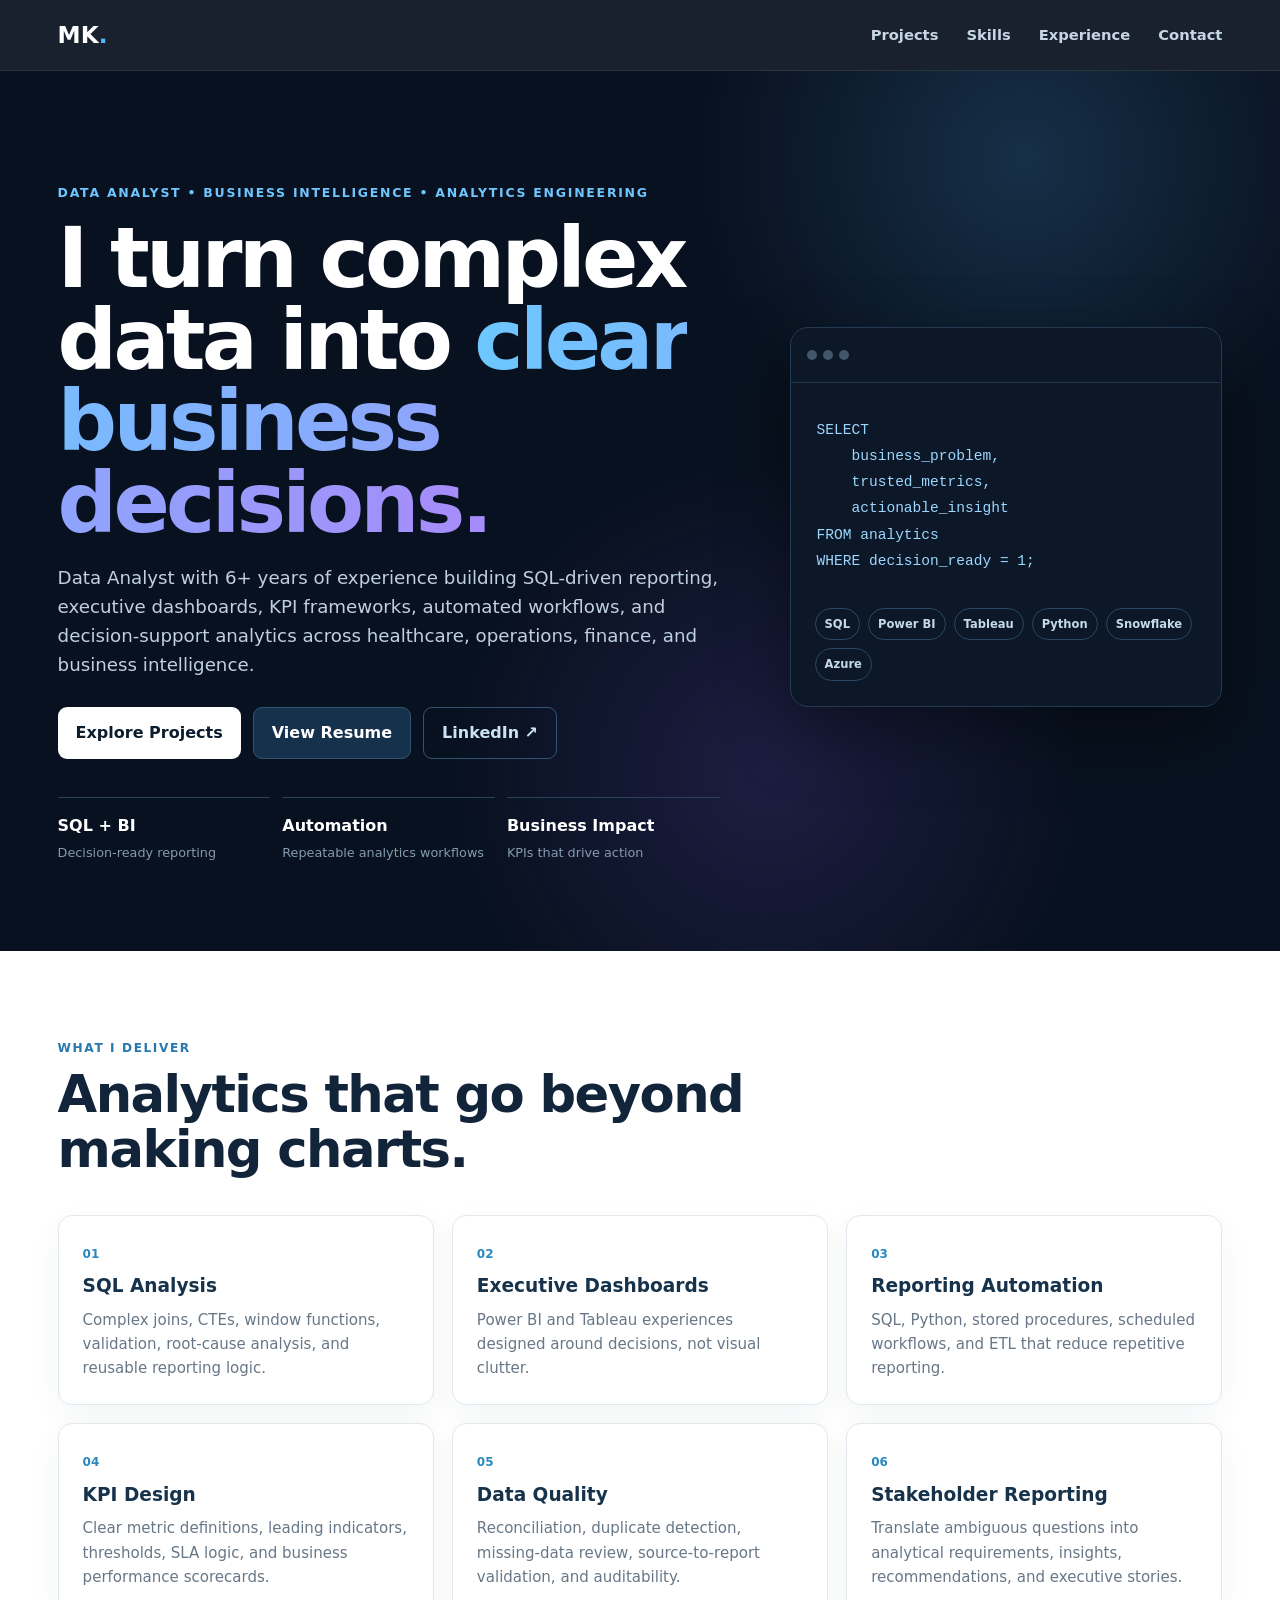
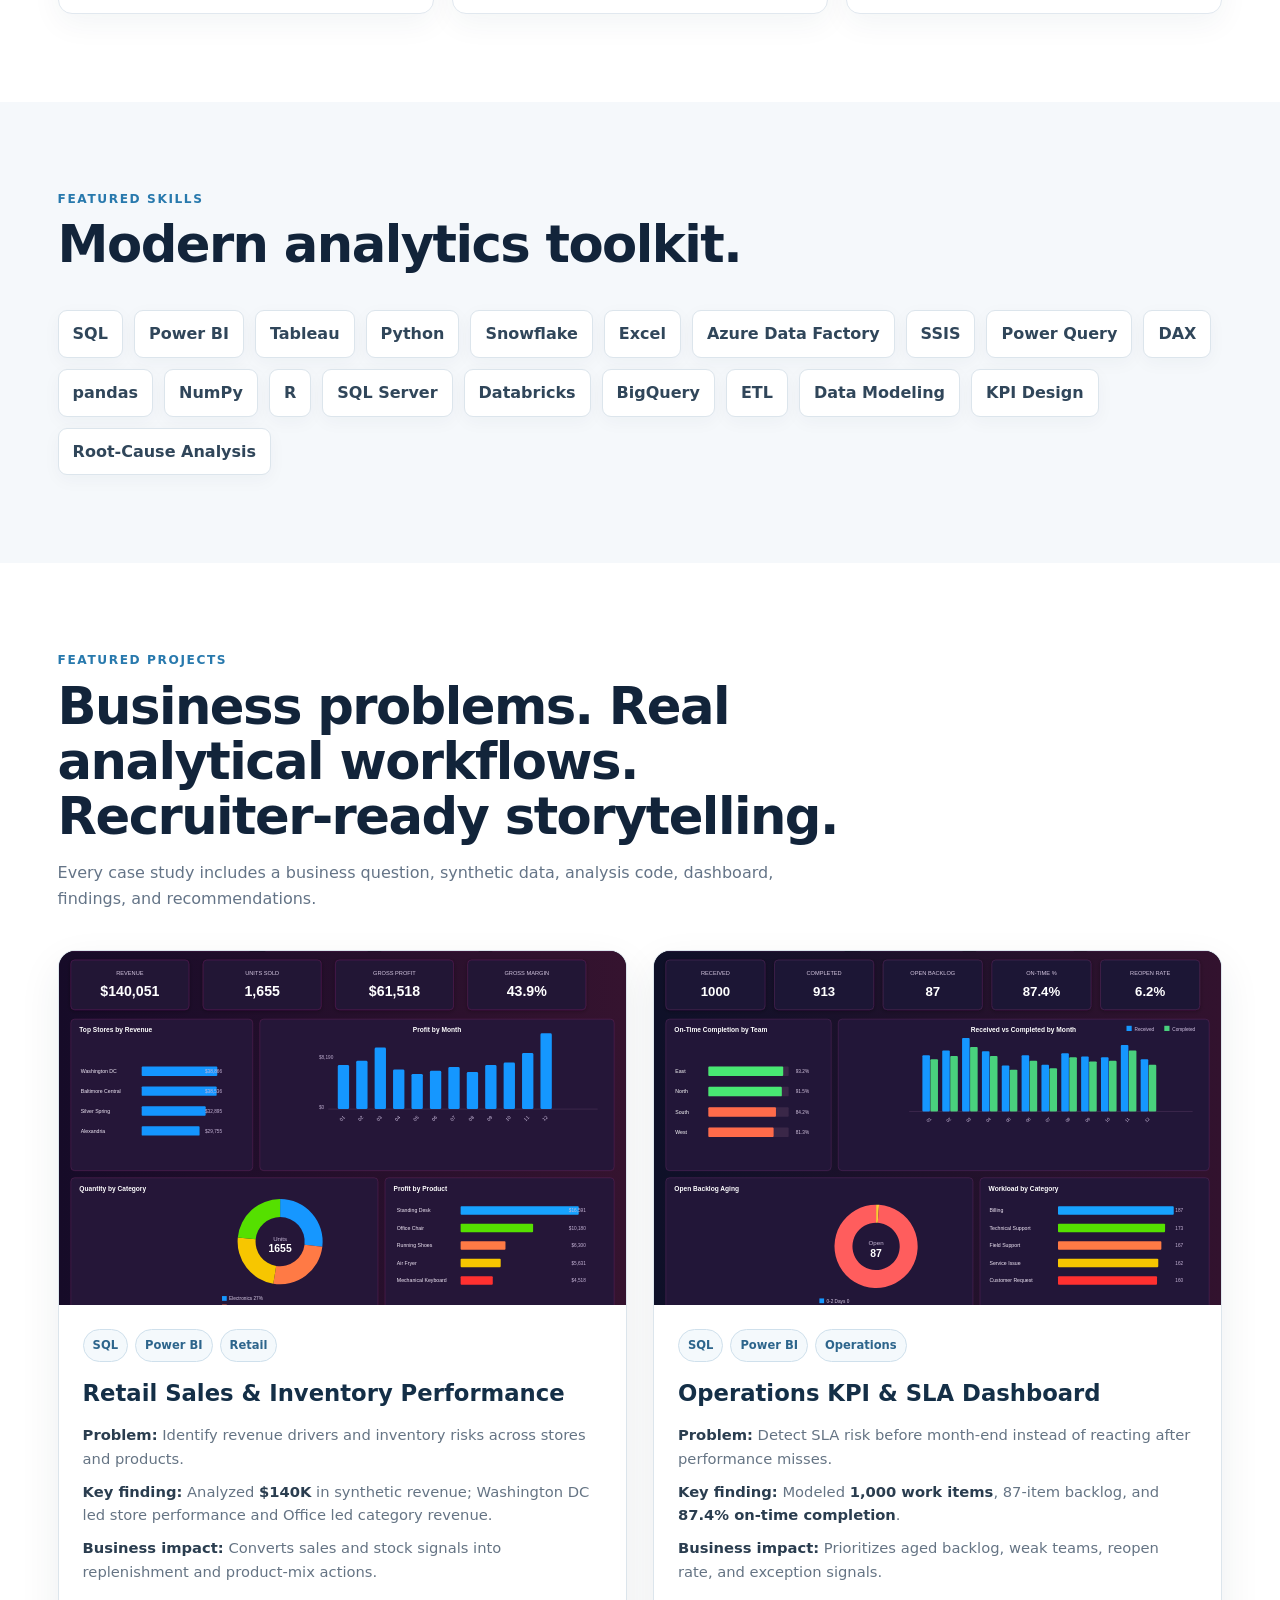
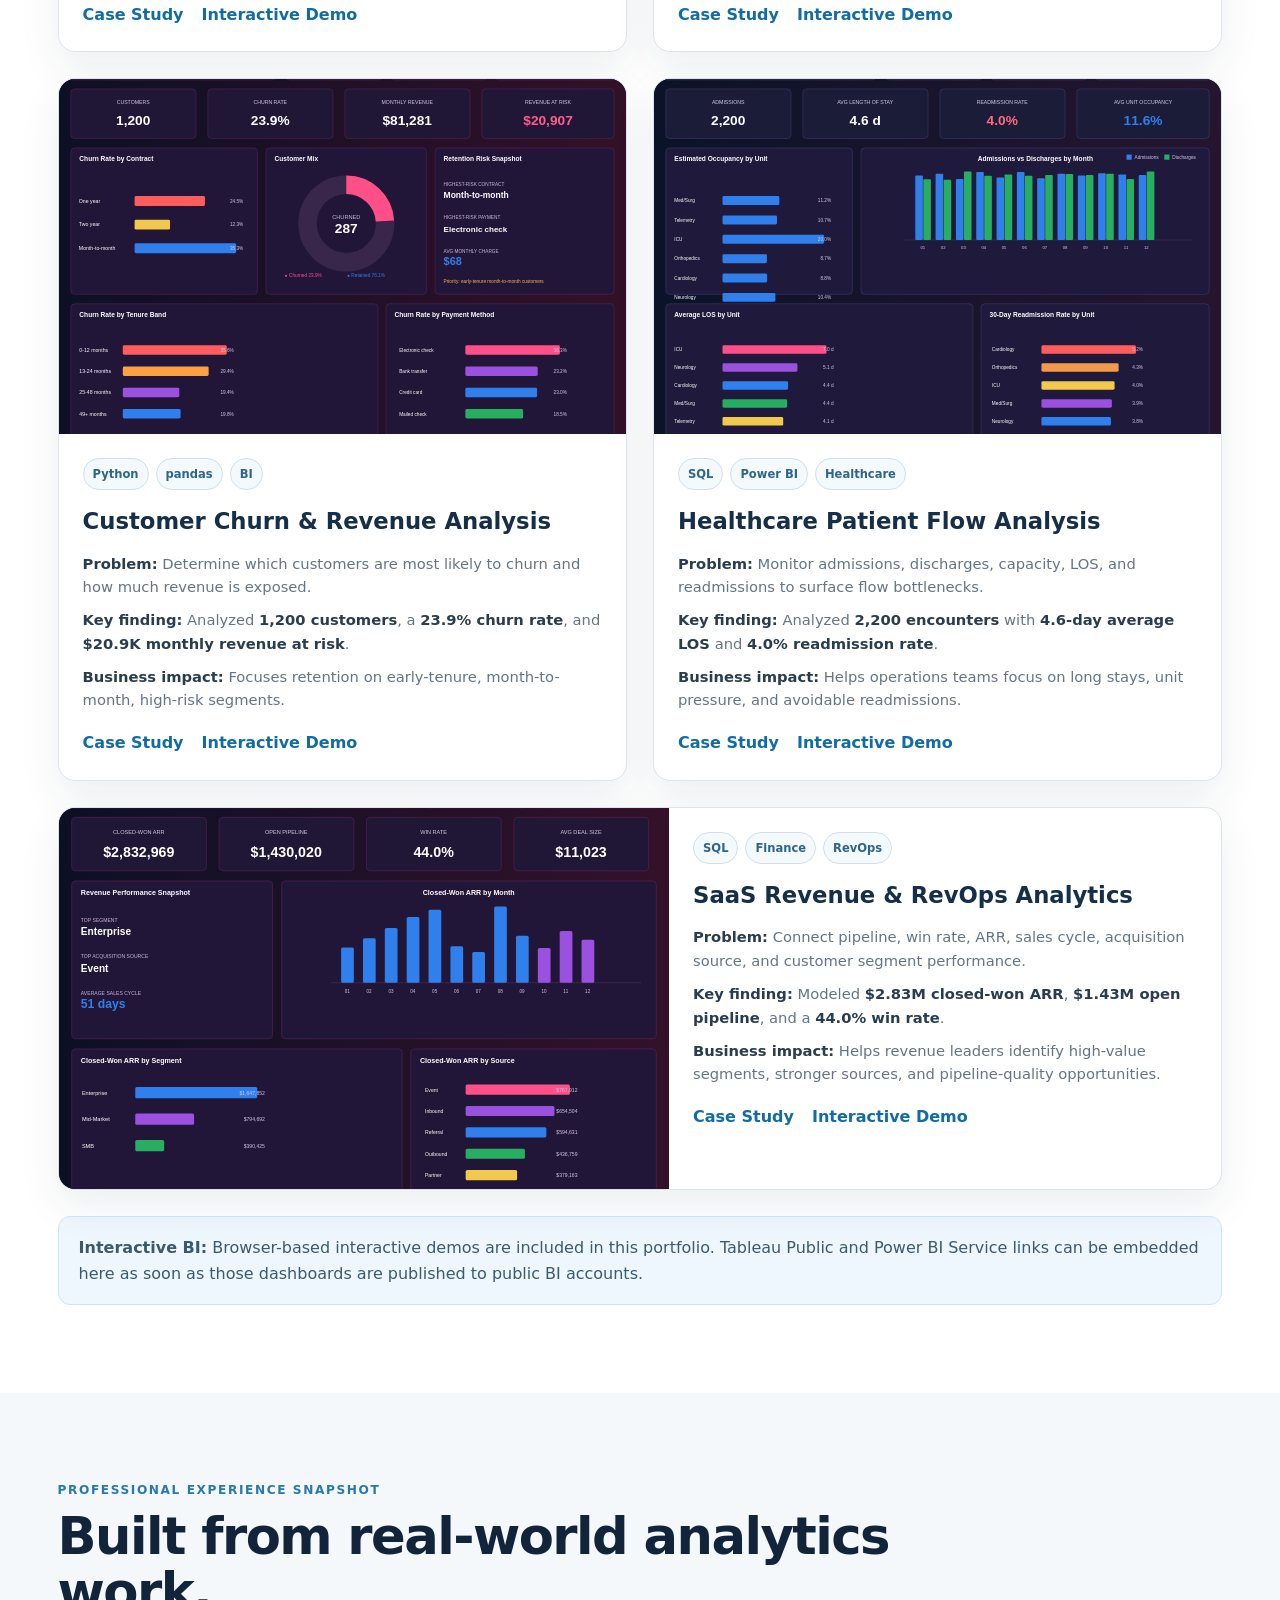
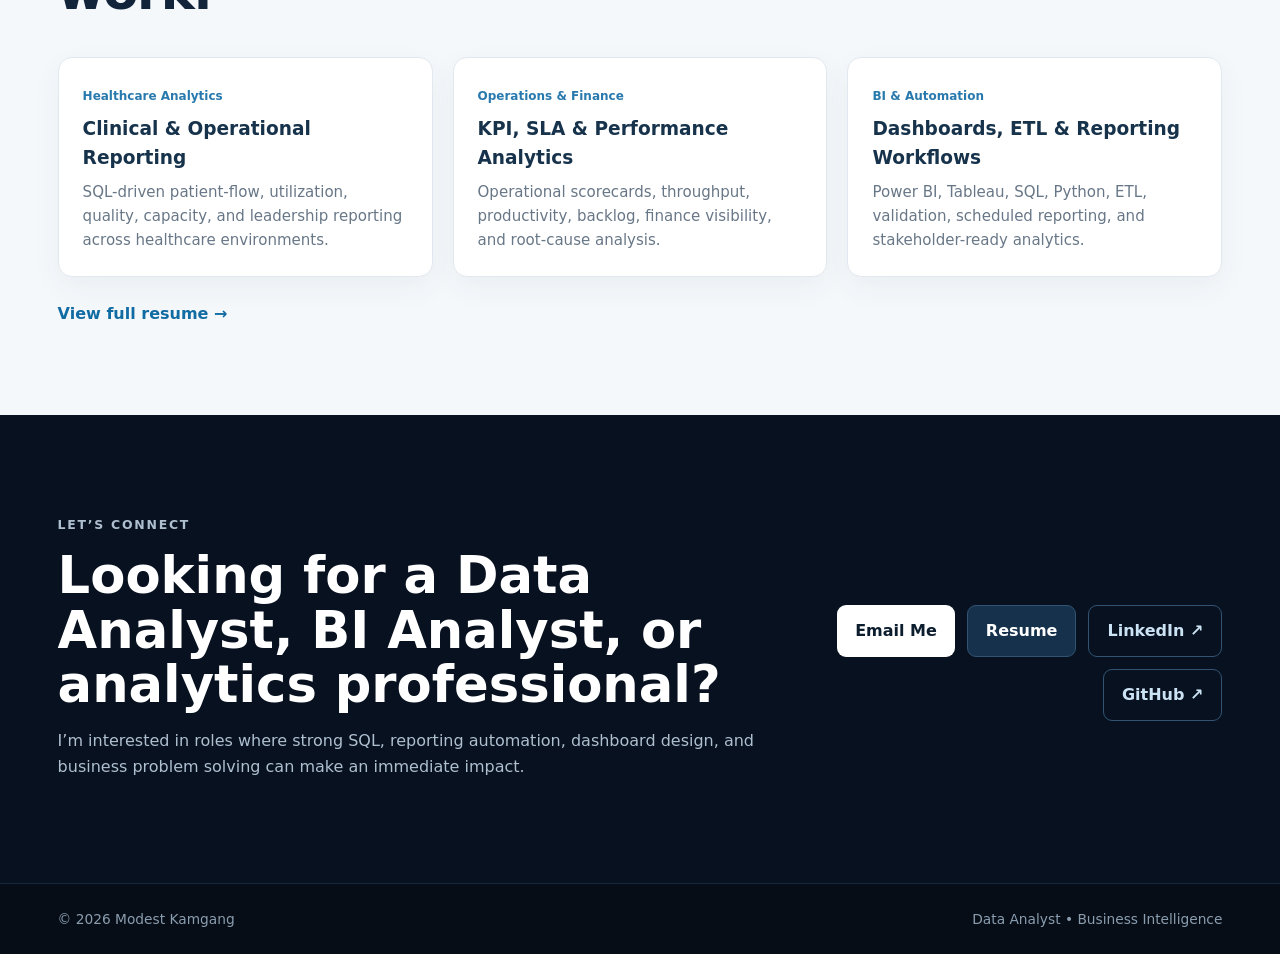
<file: index.html>
<!DOCTYPE html>
<html lang="en">
<head>
  <meta charset="UTF-8">
  <meta name="viewport" content="width=device-width,initial-scale=1.0">
  <meta name="description" content="Modest Kamgang - Data Analyst and Business Intelligence portfolio featuring SQL, Power BI, Tableau, Python, Snowflake, RevOps, healthcare, operations, and customer analytics.">
  <title>Modest Kamgang | Data Analyst Portfolio</title>
  <link rel="stylesheet" href="style.css">
</head>
<body>
<nav class="nav">
  <div class="container nav-inner">
    <a class="brand" href="#">MK<span>.</span></a>
    <div class="nav-links">
      <a href="#projects">Projects</a>
      <a href="#skills">Skills</a>
      <a href="#experience">Experience</a>
      <a href="#contact">Contact</a>
    </div>
  </div>
</nav>

<header class="hero">
  <div class="container hero-grid">
    <div>
      <p class="eyebrow">DATA ANALYST • BUSINESS INTELLIGENCE • ANALYTICS ENGINEERING</p>
      <h1>I turn complex data into <span>clear business decisions.</span></h1>
      <p class="intro">Data Analyst with 6+ years of experience building SQL-driven reporting, executive dashboards, KPI frameworks, automated workflows, and decision-support analytics across healthcare, operations, finance, and business intelligence.</p>
      <div class="actions">
        <a class="btn primary" href="#projects">Explore Projects</a>
        <a class="btn secondary" href="resume.html">View Resume</a>
        <a class="btn ghost" href="https://www.linkedin.com/in/modest-kamgang" target="_blank" rel="noopener">LinkedIn ↗</a>
      </div>
      <div class="hero-proof">
        <div><strong>SQL + BI</strong><span>Decision-ready reporting</span></div>
        <div><strong>Automation</strong><span>Repeatable analytics workflows</span></div>
        <div><strong>Business Impact</strong><span>KPIs that drive action</span></div>
      </div>
    </div>
    <div class="hero-panel">
      <div class="terminal-head"><span></span><span></span><span></span></div>
      <pre><code>SELECT
    business_problem,
    trusted_metrics,
    actionable_insight
FROM analytics
WHERE decision_ready = 1;</code></pre>
      <div class="hero-stack">
        <span>SQL</span><span>Power BI</span><span>Tableau</span><span>Python</span><span>Snowflake</span><span>Azure</span>
      </div>
    </div>
  </div>
</header>

<main>
<section class="section" id="deliver">
  <div class="container">
    <div class="section-heading"><p>WHAT I DELIVER</p><h2>Analytics that go beyond making charts.</h2></div>
    <div class="deliver-grid">
      <article><span>01</span><h3>SQL Analysis</h3><p>Complex joins, CTEs, window functions, validation, root-cause analysis, and reusable reporting logic.</p></article>
      <article><span>02</span><h3>Executive Dashboards</h3><p>Power BI and Tableau experiences designed around decisions, not visual clutter.</p></article>
      <article><span>03</span><h3>Reporting Automation</h3><p>SQL, Python, stored procedures, scheduled workflows, and ETL that reduce repetitive reporting.</p></article>
      <article><span>04</span><h3>KPI Design</h3><p>Clear metric definitions, leading indicators, thresholds, SLA logic, and business performance scorecards.</p></article>
      <article><span>05</span><h3>Data Quality</h3><p>Reconciliation, duplicate detection, missing-data review, source-to-report validation, and auditability.</p></article>
      <article><span>06</span><h3>Stakeholder Reporting</h3><p>Translate ambiguous questions into analytical requirements, insights, recommendations, and executive stories.</p></article>
    </div>
  </div>
</section>

<section class="section alt" id="skills">
  <div class="container">
    <div class="section-heading"><p>FEATURED SKILLS</p><h2>Modern analytics toolkit.</h2></div>
    <div class="skill-cloud">
      <span>SQL</span><span>Power BI</span><span>Tableau</span><span>Python</span><span>Snowflake</span><span>Excel</span><span>Azure Data Factory</span><span>SSIS</span><span>Power Query</span><span>DAX</span><span>pandas</span><span>NumPy</span><span>R</span><span>SQL Server</span><span>Databricks</span><span>BigQuery</span><span>ETL</span><span>Data Modeling</span><span>KPI Design</span><span>Root-Cause Analysis</span>
    </div>
  </div>
</section>

<section class="section" id="projects">
  <div class="container">
    <div class="section-heading"><p>FEATURED PROJECTS</p><h2>Business problems. Real analytical workflows. Recruiter-ready storytelling.</h2><p class="section-copy">Every case study includes a business question, synthetic data, analysis code, dashboard, findings, and recommendations.</p></div>

    <div class="project-grid">
      <article class="project-card">
        <a class="thumb" href="projects/retail-sales-analysis/README.md"><img src="projects/retail-sales-analysis/dashboard/retail_dashboard.svg" alt="Retail Sales and Inventory dashboard preview"></a>
        <div class="project-body">
          <div class="tags"><span>SQL</span><span>Power BI</span><span>Retail</span></div>
          <h3>Retail Sales &amp; Inventory Performance</h3>
          <p><strong>Problem:</strong> Identify revenue drivers and inventory risks across stores and products.</p>
          <p><strong>Key finding:</strong> Analyzed <strong>$140K</strong> in synthetic revenue; Washington DC led store performance and Office led category revenue.</p>
          <p><strong>Business impact:</strong> Converts sales and stock signals into replenishment and product-mix actions.</p>
          <div class="project-actions"><a href="projects/retail-sales-analysis/README.md">Case Study</a><a href="projects/retail-sales-analysis/dashboard/interactive.html">Interactive Demo</a></div>
        </div>
      </article>

      <article class="project-card">
        <a class="thumb" href="projects/operations-kpi-dashboard/README.md"><img src="projects/operations-kpi-dashboard/dashboard/operations_kpi_dashboard.svg" alt="Operations KPI dashboard preview"></a>
        <div class="project-body">
          <div class="tags"><span>SQL</span><span>Power BI</span><span>Operations</span></div>
          <h3>Operations KPI &amp; SLA Dashboard</h3>
          <p><strong>Problem:</strong> Detect SLA risk before month-end instead of reacting after performance misses.</p>
          <p><strong>Key finding:</strong> Modeled <strong>1,000 work items</strong>, 87-item backlog, and <strong>87.4% on-time completion</strong>.</p>
          <p><strong>Business impact:</strong> Prioritizes aged backlog, weak teams, reopen rate, and exception signals.</p>
          <div class="project-actions"><a href="projects/operations-kpi-dashboard/README.md">Case Study</a><a href="projects/operations-kpi-dashboard/dashboard/interactive.html">Interactive Demo</a></div>
        </div>
      </article>

      <article class="project-card">
        <a class="thumb" href="projects/customer-churn-analysis/README.md"><img src="projects/customer-churn-analysis/dashboard/customer_churn_dashboard.svg" alt="Customer churn dashboard preview"></a>
        <div class="project-body">
          <div class="tags"><span>Python</span><span>pandas</span><span>BI</span></div>
          <h3>Customer Churn &amp; Revenue Analysis</h3>
          <p><strong>Problem:</strong> Determine which customers are most likely to churn and how much revenue is exposed.</p>
          <p><strong>Key finding:</strong> Analyzed <strong>1,200 customers</strong>, a <strong>23.9% churn rate</strong>, and <strong>$20.9K monthly revenue at risk</strong>.</p>
          <p><strong>Business impact:</strong> Focuses retention on early-tenure, month-to-month, high-risk segments.</p>
          <div class="project-actions"><a href="projects/customer-churn-analysis/README.md">Case Study</a><a href="projects/customer-churn-analysis/dashboard/interactive.html">Interactive Demo</a></div>
        </div>
      </article>

      <article class="project-card">
        <a class="thumb" href="projects/healthcare-patient-flow/README.md"><img src="projects/healthcare-patient-flow/dashboard/patient_flow_dashboard.svg" alt="Healthcare patient flow dashboard preview"></a>
        <div class="project-body">
          <div class="tags"><span>SQL</span><span>Power BI</span><span>Healthcare</span></div>
          <h3>Healthcare Patient Flow Analysis</h3>
          <p><strong>Problem:</strong> Monitor admissions, discharges, capacity, LOS, and readmissions to surface flow bottlenecks.</p>
          <p><strong>Key finding:</strong> Analyzed <strong>2,200 encounters</strong> with <strong>4.6-day average LOS</strong> and <strong>4.0% readmission rate</strong>.</p>
          <p><strong>Business impact:</strong> Helps operations teams focus on long stays, unit pressure, and avoidable readmissions.</p>
          <div class="project-actions"><a href="projects/healthcare-patient-flow/README.md">Case Study</a><a href="projects/healthcare-patient-flow/dashboard/interactive.html">Interactive Demo</a></div>
        </div>
      </article>

      <article class="project-card featured">
        <a class="thumb" href="projects/saas-revenue-revops/README.md"><img src="projects/saas-revenue-revops/dashboard/revops_dashboard.svg" alt="SaaS RevOps dashboard preview"></a>
        <div class="project-body">
          <div class="tags"><span>SQL</span><span>Finance</span><span>RevOps</span></div>
          <h3>SaaS Revenue &amp; RevOps Analytics</h3>
          <p><strong>Problem:</strong> Connect pipeline, win rate, ARR, sales cycle, acquisition source, and customer segment performance.</p>
          <p><strong>Key finding:</strong> Modeled <strong>$2.83M closed-won ARR</strong>, <strong>$1.43M open pipeline</strong>, and a <strong>44.0% win rate</strong>.</p>
          <p><strong>Business impact:</strong> Helps revenue leaders identify high-value segments, stronger sources, and pipeline-quality opportunities.</p>
          <div class="project-actions"><a href="projects/saas-revenue-revops/README.md">Case Study</a><a href="projects/saas-revenue-revops/dashboard/interactive.html">Interactive Demo</a></div>
        </div>
      </article>
    </div>

    <div class="bi-note"><strong>Interactive BI:</strong> Browser-based interactive demos are included in this portfolio. Tableau Public and Power BI Service links can be embedded here as soon as those dashboards are published to public BI accounts.</div>
  </div>
</section>

<section class="section alt" id="experience">
  <div class="container">
    <div class="section-heading"><p>PROFESSIONAL EXPERIENCE SNAPSHOT</p><h2>Built from real-world analytics work.</h2></div>
    <div class="experience-grid">
      <article><span>Healthcare Analytics</span><h3>Clinical &amp; Operational Reporting</h3><p>SQL-driven patient-flow, utilization, quality, capacity, and leadership reporting across healthcare environments.</p></article>
      <article><span>Operations &amp; Finance</span><h3>KPI, SLA &amp; Performance Analytics</h3><p>Operational scorecards, throughput, productivity, backlog, finance visibility, and root-cause analysis.</p></article>
      <article><span>BI &amp; Automation</span><h3>Dashboards, ETL &amp; Reporting Workflows</h3><p>Power BI, Tableau, SQL, Python, ETL, validation, scheduled reporting, and stakeholder-ready analytics.</p></article>
    </div>
    <a class="text-link" href="resume.html">View full resume →</a>
  </div>
</section>

<section class="section contact" id="contact">
  <div class="container contact-box">
    <div>
      <p class="eyebrow">LET’S CONNECT</p>
      <h2>Looking for a Data Analyst, BI Analyst, or analytics professional?</h2>
      <p>I’m interested in roles where strong SQL, reporting automation, dashboard design, and business problem solving can make an immediate impact.</p>
    </div>
    <div class="contact-actions">
      <a class="btn primary" href="mailto:modkamgang@gmail.com">Email Me</a>
      <a class="btn secondary" href="resume.html">Resume</a>
      <a class="btn ghost" href="https://www.linkedin.com/in/modest-kamgang" target="_blank" rel="noopener">LinkedIn ↗</a>
      <a class="btn ghost" href="https://github.com/kamgangmodest" target="_blank" rel="noopener">GitHub ↗</a>
    </div>
  </div>
</section>
</main>

<footer><div class="container footer-inner"><span>© 2026 Modest Kamgang</span><span>Data Analyst • Business Intelligence</span></div></footer>
</body>
</html>
</file>
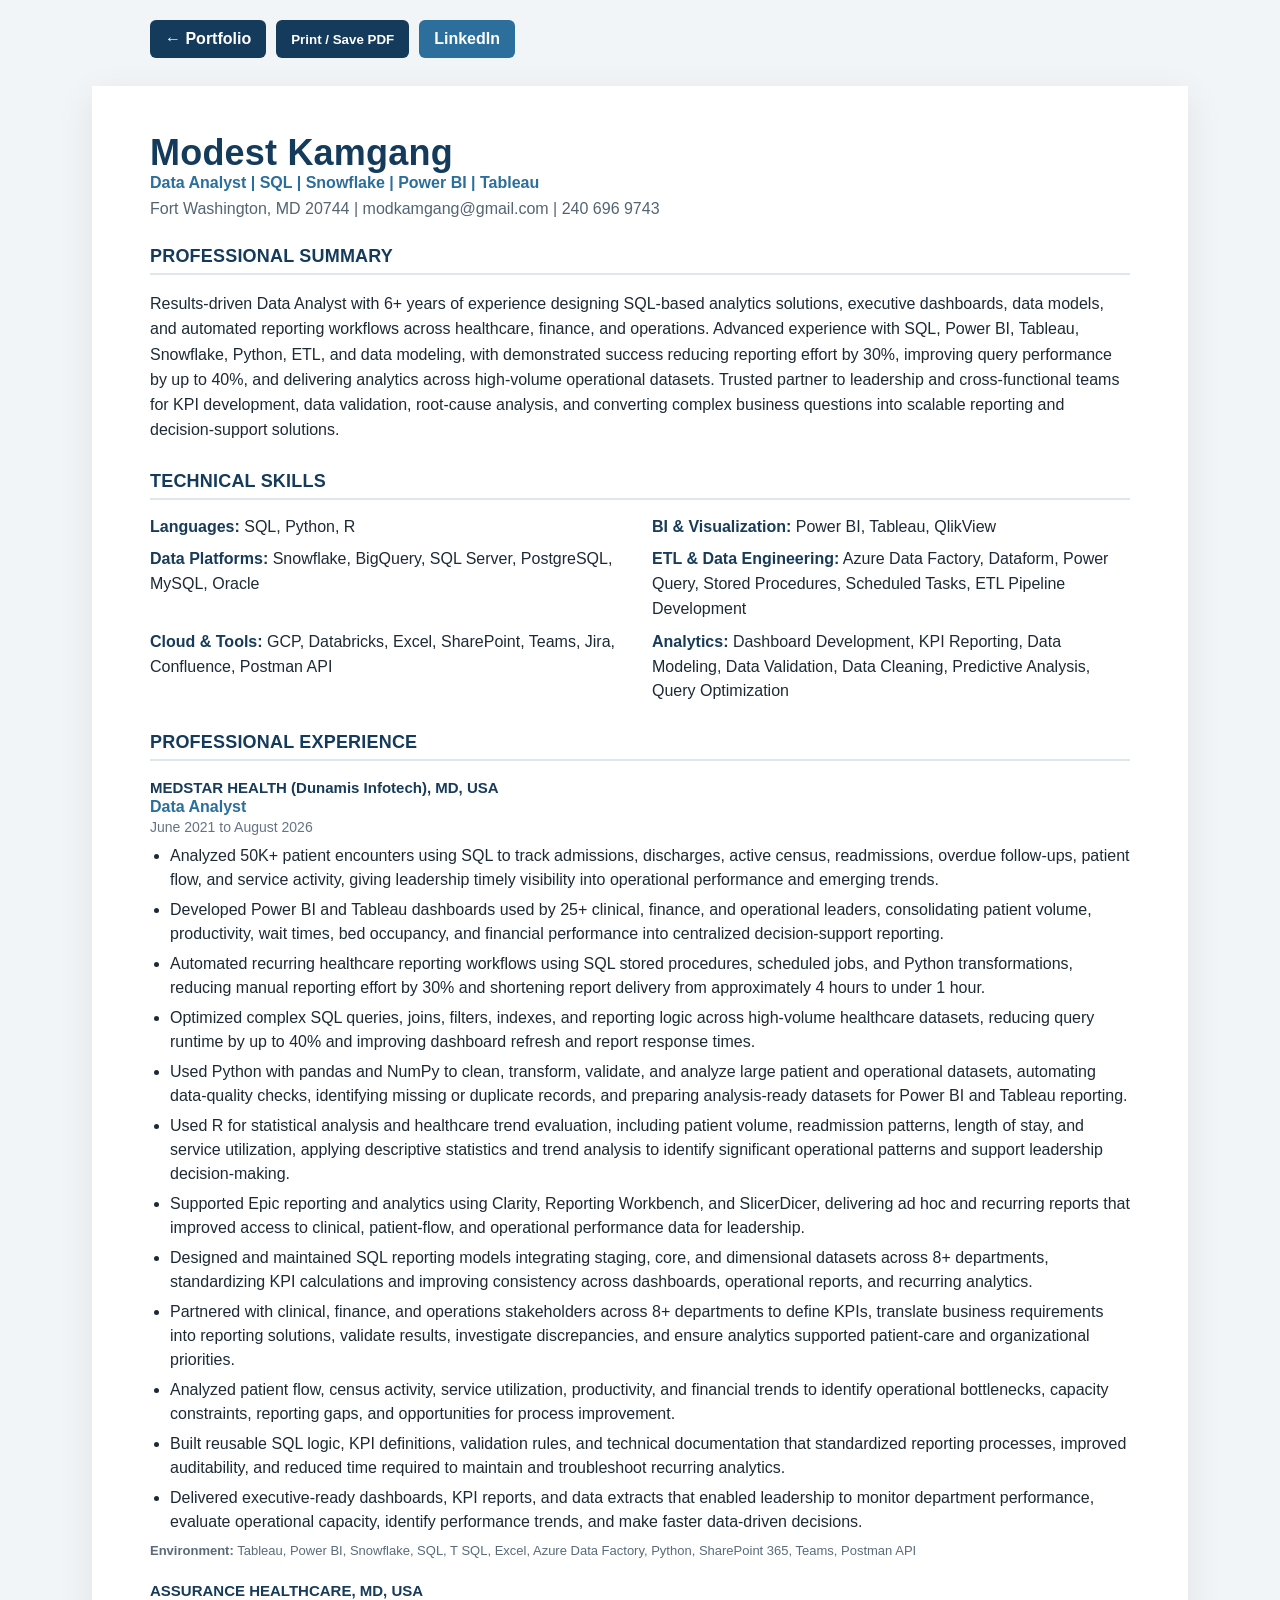
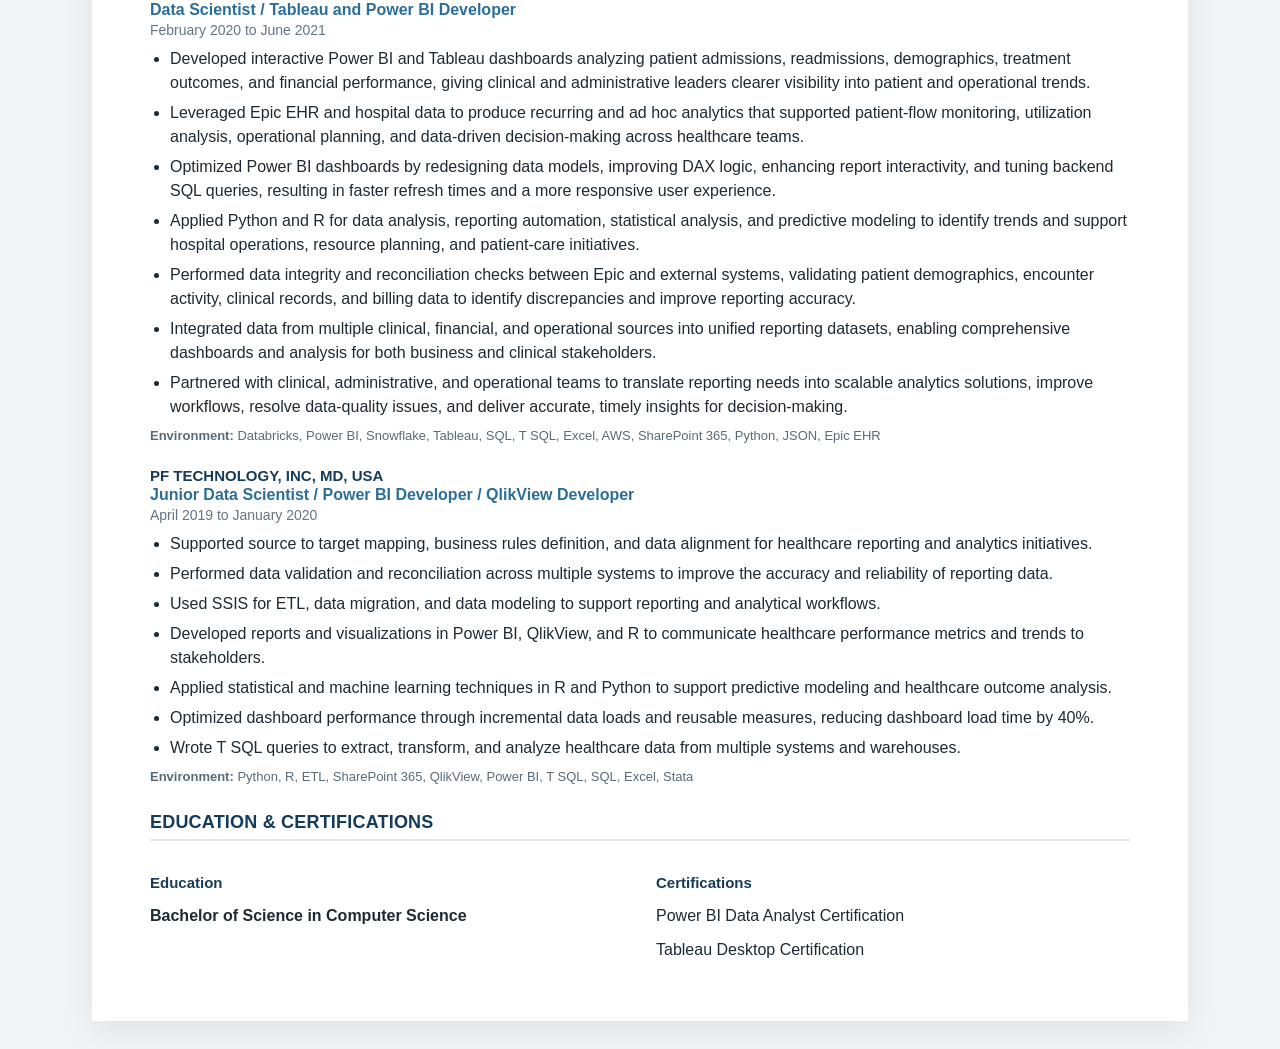
<file: resume.html>
<!doctype html>
<html lang="en">
<head>
<meta charset="utf-8">
<meta name="viewport" content="width=device-width,initial-scale=1">
<title>Modest Kamgang | Resume</title>
<style>
body{font-family:Arial,Helvetica,sans-serif;color:#1d2a35;margin:0;background:#f2f5f8}
.page{max-width:980px;margin:28px auto;background:#fff;padding:46px 58px;box-shadow:0 10px 35px rgba(0,0,0,.08)}
h1{font-size:36px;margin:0;color:#153b5c;letter-spacing:.2px}
h2{font-size:18px;border-bottom:2px solid #dfe7ed;padding-bottom:6px;margin-top:28px;color:#153b5c;letter-spacing:.2px}
h3{font-size:15px;margin:18px 0 2px;color:#173b58}
.role{font-weight:700;color:#2b6e9b;margin:0 0 3px}
.dates{color:#647484;font-size:14px;margin-bottom:8px}
.contact{margin:8px 0 18px;color:#536472}
.summary{line-height:1.58}
.skills-grid{display:grid;grid-template-columns:1fr 1fr;gap:8px 24px;line-height:1.55}
.skill-item strong{color:#173b58}
.job{margin-bottom:24px}
.job ul{margin:9px 0 0 20px;padding:0}
.job li{margin:6px 0;line-height:1.5}
.env{margin-top:9px;color:#596b7a;font-size:13px}
.edu-grid{display:grid;grid-template-columns:1fr 1fr;gap:32px}
.actions{max-width:980px;margin:20px auto;display:flex;gap:10px;flex-wrap:wrap}
.actions a,.actions button{padding:10px 15px;background:#153b5c;color:#fff;border:0;border-radius:6px;text-decoration:none;font-weight:700;cursor:pointer}
.actions a.secondary{background:#2c6f9c}
@media print{
  body{background:#fff}.actions{display:none}.page{box-shadow:none;margin:0;max-width:none;padding:18px 24px}
  h2{break-after:avoid}.job{break-inside:avoid}
}
@media(max-width:760px){
  .page{margin:0;padding:30px 22px}.skills-grid,.edu-grid{grid-template-columns:1fr}.actions{padding:0 16px}
}
</style>
</head>
<body>
<div class="actions">
  <a href="index.html">← Portfolio</a>
  <button onclick="window.print()">Print / Save PDF</button>
  <a class="secondary" href="https://www.linkedin.com/in/modest-kamgang" target="_blank" rel="noopener">LinkedIn</a>
</div>

<main class="page">
  <h1>Modest Kamgang</h1>
  <div class="role">Data Analyst | SQL | Snowflake | Power BI | Tableau</div>
  <div class="contact">Fort Washington, MD 20744 | modkamgang@gmail.com | 240 696 9743</div>

  <h2>PROFESSIONAL SUMMARY</h2>
  <p class="summary">Results-driven Data Analyst with 6+ years of experience designing SQL-based analytics solutions, executive dashboards, data models, and automated reporting workflows across healthcare, finance, and operations. Advanced experience with SQL, Power BI, Tableau, Snowflake, Python, ETL, and data modeling, with demonstrated success reducing reporting effort by 30%, improving query performance by up to 40%, and delivering analytics across high-volume operational datasets. Trusted partner to leadership and cross-functional teams for KPI development, data validation, root-cause analysis, and converting complex business questions into scalable reporting and decision-support solutions.</p>

  <h2>TECHNICAL SKILLS</h2>
  <div class="skills-grid">
    <div class="skill-item"><strong>Languages:</strong> SQL, Python, R</div>
    <div class="skill-item"><strong>BI & Visualization:</strong> Power BI, Tableau, QlikView</div>
    <div class="skill-item"><strong>Data Platforms:</strong> Snowflake, BigQuery, SQL Server, PostgreSQL, MySQL, Oracle</div>
    <div class="skill-item"><strong>ETL & Data Engineering:</strong> Azure Data Factory, Dataform, Power Query, Stored Procedures, Scheduled Tasks, ETL Pipeline Development</div>
    <div class="skill-item"><strong>Cloud & Tools:</strong> GCP, Databricks, Excel, SharePoint, Teams, Jira, Confluence, Postman API</div>
    <div class="skill-item"><strong>Analytics:</strong> Dashboard Development, KPI Reporting, Data Modeling, Data Validation, Data Cleaning, Predictive Analysis, Query Optimization</div>
  </div>

  <h2>PROFESSIONAL EXPERIENCE</h2>

  <section class="job">
    <h3>MEDSTAR HEALTH (Dunamis Infotech), MD, USA</h3>
    <div class="role">Data Analyst</div>
    <div class="dates">June 2021 to August 2026</div>
    <ul>
      <li>Analyzed 50K+ patient encounters using SQL to track admissions, discharges, active census, readmissions, overdue follow-ups, patient flow, and service activity, giving leadership timely visibility into operational performance and emerging trends.</li>
      <li>Developed Power BI and Tableau dashboards used by 25+ clinical, finance, and operational leaders, consolidating patient volume, productivity, wait times, bed occupancy, and financial performance into centralized decision-support reporting.</li>
      <li>Automated recurring healthcare reporting workflows using SQL stored procedures, scheduled jobs, and Python transformations, reducing manual reporting effort by 30% and shortening report delivery from approximately 4 hours to under 1 hour.</li>
      <li>Optimized complex SQL queries, joins, filters, indexes, and reporting logic across high-volume healthcare datasets, reducing query runtime by up to 40% and improving dashboard refresh and report response times.</li>
      <li>Used Python with pandas and NumPy to clean, transform, validate, and analyze large patient and operational datasets, automating data-quality checks, identifying missing or duplicate records, and preparing analysis-ready datasets for Power BI and Tableau reporting.</li>
      <li>Used R for statistical analysis and healthcare trend evaluation, including patient volume, readmission patterns, length of stay, and service utilization, applying descriptive statistics and trend analysis to identify significant operational patterns and support leadership decision-making.</li>
      <li>Supported Epic reporting and analytics using Clarity, Reporting Workbench, and SlicerDicer, delivering ad hoc and recurring reports that improved access to clinical, patient-flow, and operational performance data for leadership.</li>
      <li>Designed and maintained SQL reporting models integrating staging, core, and dimensional datasets across 8+ departments, standardizing KPI calculations and improving consistency across dashboards, operational reports, and recurring analytics.</li>
      <li>Partnered with clinical, finance, and operations stakeholders across 8+ departments to define KPIs, translate business requirements into reporting solutions, validate results, investigate discrepancies, and ensure analytics supported patient-care and organizational priorities.</li>
      <li>Analyzed patient flow, census activity, service utilization, productivity, and financial trends to identify operational bottlenecks, capacity constraints, reporting gaps, and opportunities for process improvement.</li>
      <li>Built reusable SQL logic, KPI definitions, validation rules, and technical documentation that standardized reporting processes, improved auditability, and reduced time required to maintain and troubleshoot recurring analytics.</li>
      <li>Delivered executive-ready dashboards, KPI reports, and data extracts that enabled leadership to monitor department performance, evaluate operational capacity, identify performance trends, and make faster data-driven decisions.</li>
    </ul>
    <div class="env"><strong>Environment:</strong> Tableau, Power BI, Snowflake, SQL, T SQL, Excel, Azure Data Factory, Python, SharePoint 365, Teams, Postman API</div>
  </section>

  <section class="job">
    <h3>ASSURANCE HEALTHCARE, MD, USA</h3>
    <div class="role">Data Scientist / Tableau and Power BI Developer</div>
    <div class="dates">February 2020 to June 2021</div>
    <ul>
      <li>Developed interactive Power BI and Tableau dashboards analyzing patient admissions, readmissions, demographics, treatment outcomes, and financial performance, giving clinical and administrative leaders clearer visibility into patient and operational trends.</li>
      <li>Leveraged Epic EHR and hospital data to produce recurring and ad hoc analytics that supported patient-flow monitoring, utilization analysis, operational planning, and data-driven decision-making across healthcare teams.</li>
      <li>Optimized Power BI dashboards by redesigning data models, improving DAX logic, enhancing report interactivity, and tuning backend SQL queries, resulting in faster refresh times and a more responsive user experience.</li>
      <li>Applied Python and R for data analysis, reporting automation, statistical analysis, and predictive modeling to identify trends and support hospital operations, resource planning, and patient-care initiatives.</li>
      <li>Performed data integrity and reconciliation checks between Epic and external systems, validating patient demographics, encounter activity, clinical records, and billing data to identify discrepancies and improve reporting accuracy.</li>
      <li>Integrated data from multiple clinical, financial, and operational sources into unified reporting datasets, enabling comprehensive dashboards and analysis for both business and clinical stakeholders.</li>
      <li>Partnered with clinical, administrative, and operational teams to translate reporting needs into scalable analytics solutions, improve workflows, resolve data-quality issues, and deliver accurate, timely insights for decision-making.</li>
    </ul>
    <div class="env"><strong>Environment:</strong> Databricks, Power BI, Snowflake, Tableau, SQL, T SQL, Excel, AWS, SharePoint 365, Python, JSON, Epic EHR</div>
  </section>

  <section class="job">
    <h3>PF TECHNOLOGY, INC, MD, USA</h3>
    <div class="role">Junior Data Scientist / Power BI Developer / QlikView Developer</div>
    <div class="dates">April 2019 to January 2020</div>
    <ul>
      <li>Supported source to target mapping, business rules definition, and data alignment for healthcare reporting and analytics initiatives.</li>
      <li>Performed data validation and reconciliation across multiple systems to improve the accuracy and reliability of reporting data.</li>
      <li>Used SSIS for ETL, data migration, and data modeling to support reporting and analytical workflows.</li>
      <li>Developed reports and visualizations in Power BI, QlikView, and R to communicate healthcare performance metrics and trends to stakeholders.</li>
      <li>Applied statistical and machine learning techniques in R and Python to support predictive modeling and healthcare outcome analysis.</li>
      <li>Optimized dashboard performance through incremental data loads and reusable measures, reducing dashboard load time by 40%.</li>
      <li>Wrote T SQL queries to extract, transform, and analyze healthcare data from multiple systems and warehouses.</li>
    </ul>
    <div class="env"><strong>Environment:</strong> Python, R, ETL, SharePoint 365, QlikView, Power BI, T SQL, SQL, Excel, Stata</div>
  </section>

  <h2>EDUCATION & CERTIFICATIONS</h2>
  <div class="edu-grid">
    <div>
      <h3>Education</h3>
      <p><strong>Bachelor of Science in Computer Science</strong></p>
    </div>
    <div>
      <h3>Certifications</h3>
      <p>Power BI Data Analyst Certification</p>
      <p>Tableau Desktop Certification</p>
    </div>
  </div>
</main>
</body>
</html>
</file>
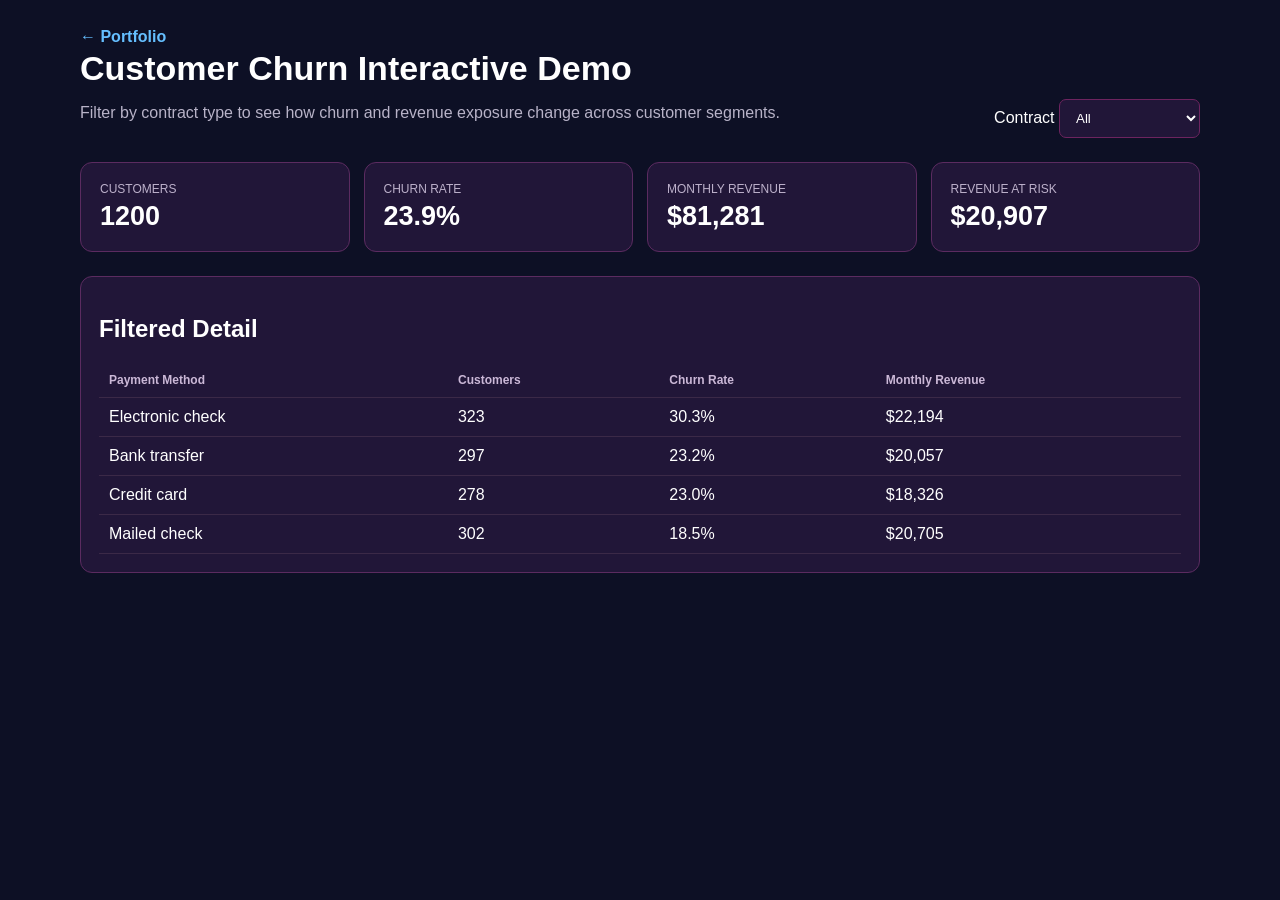
<file: projects/customer-churn-analysis/dashboard/interactive.html>
<!doctype html><html><head><meta charset="utf-8"><meta name="viewport" content="width=device-width,initial-scale=1"><title>Customer Churn Interactive Demo</title><style>
  body{font-family:Inter,Arial,sans-serif;background:#0d1025;color:#fff;margin:0;padding:28px}.wrap{max-width:1120px;margin:auto}.top{display:flex;justify-content:space-between;gap:20px;align-items:end;flex-wrap:wrap}h1{margin:.2rem 0;font-size:34px}p{color:#b8b3c8}.controls{display:flex;gap:12px;flex-wrap:wrap}.controls select{padding:10px 12px;background:#211638;color:#fff;border:1px solid #6d245f;border-radius:7px}.kpis{display:grid;grid-template-columns:repeat(4,1fr);gap:14px;margin:24px 0}.card{background:#211638;border:1px solid #5b2b60;border-radius:12px;padding:19px}.card span{display:block;color:#bdb1cb;font-size:12px}.big{font-size:27px;font-weight:800;margin-top:5px}.panel{background:#211638;border:1px solid #5b2b60;border-radius:12px;padding:18px;margin-top:18px}table{width:100%;border-collapse:collapse}th,td{text-align:left;padding:10px;border-bottom:1px solid #3b2947}th{color:#cbb8d7;font-size:12px}.back{color:#65bfff;text-decoration:none;font-weight:700}@media(max-width:760px){.kpis{grid-template-columns:1fr 1fr}}@media(max-width:480px){.kpis{grid-template-columns:1fr}}
  </style></head><body><div class="wrap"><a class="back" href="../../../index.html">← Portfolio</a><div class="top"><div><h1>Customer Churn Interactive Demo</h1><p>Filter by contract type to see how churn and revenue exposure change across customer segments.</p></div><div class="controls"><label>Contract <select id="filter"><option>All</option></select></label></div></div><div class="kpis"><div class="card"><span id="l1"></span><div class="big" id="k1"></div></div><div class="card"><span id="l2"></span><div class="big" id="k2"></div></div><div class="card"><span id="l3"></span><div class="big" id="k3"></div></div><div class="card"><span id="l4"></span><div class="big" id="k4"></div></div></div><div class="panel"><h2>Filtered Detail</h2><table><thead><tr><th>Payment Method</th><th>Customers</th><th>Churn Rate</th><th>Monthly Revenue</th></tr></thead><tbody id="tbl"></tbody></table></div></div><script>
async function main(){
 const txt=await fetch('../data/customer_churn.csv').then(r=>r.text());const lines=txt.trim().split(/\r?\n/),h=lines[0].split(',');
 const d=lines.slice(1).map(l=>{let v=l.split(','),o={};h.forEach((x,i)=>o[x]=v[i]);o.monthly_charges=+o.monthly_charges;return o});
 const vals=[...new Set(d.map(x=>x.contract_type))].sort(),s=document.getElementById('filter');vals.forEach(x=>s.insertAdjacentHTML('beforeend','<option>'+x+'</option>'));
 const fm=n=>'$'+Math.round(n).toLocaleString();
 function render(){let f=s.value==='All'?d:d.filter(x=>x.contract_type===s.value),ch=f.filter(x=>x.churn==='Yes'),rev=f.reduce((a,x)=>a+x.monthly_charges,0),risk=ch.reduce((a,x)=>a+x.monthly_charges,0);
 document.getElementById('l1').textContent='CUSTOMERS';document.getElementById('k1').textContent=f.length;
 document.getElementById('l2').textContent='CHURN RATE';document.getElementById('k2').textContent=(100*ch.length/(f.length||1)).toFixed(1)+'%';
 document.getElementById('l3').textContent='MONTHLY REVENUE';document.getElementById('k3').textContent=fm(rev);
 document.getElementById('l4').textContent='REVENUE AT RISK';document.getElementById('k4').textContent=fm(risk);
 let p={};f.forEach(x=>{p[x.payment_method]??={n:0,ch:0,rev:0};p[x.payment_method].n++;p[x.payment_method].rev+=x.monthly_charges;if(x.churn==='Yes')p[x.payment_method].ch++});
 document.getElementById('tbl').innerHTML=Object.entries(p).sort((a,b)=>(b[1].ch/b[1].n)-(a[1].ch/a[1].n)).map(([k,v])=>'<tr><td>'+k+'</td><td>'+v.n+'</td><td>'+(100*v.ch/v.n).toFixed(1)+'%</td><td>'+fm(v.rev)+'</td></tr>').join('')}
 s.onchange=render;render()
}main();</script></body></html>
</file>
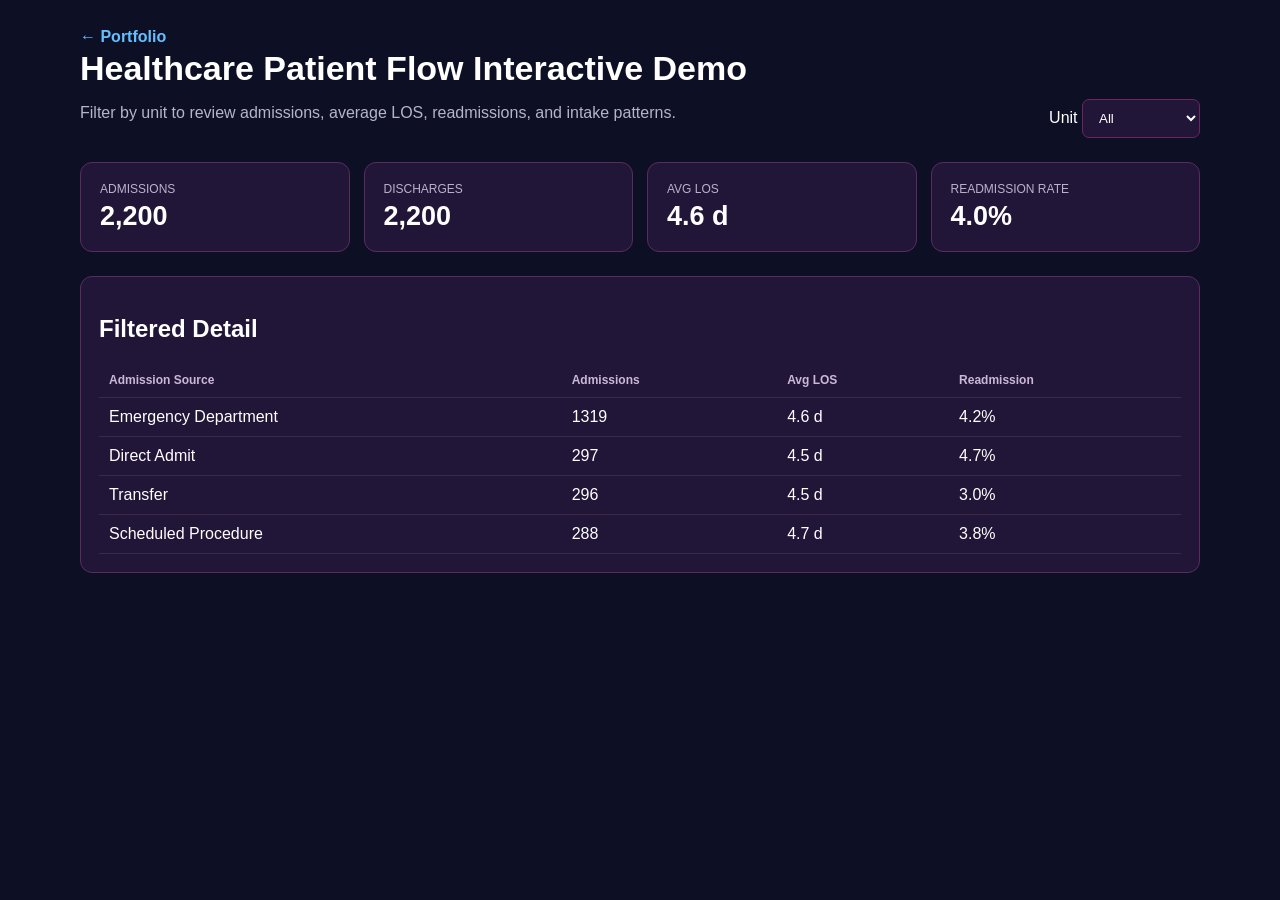
<file: projects/healthcare-patient-flow/dashboard/interactive.html>
<!doctype html><html><head><meta charset="utf-8"><meta name="viewport" content="width=device-width,initial-scale=1"><title>Healthcare Patient Flow Interactive Demo</title><style>
  body{font-family:Inter,Arial,sans-serif;background:#0d1025;color:#fff;margin:0;padding:28px}.wrap{max-width:1120px;margin:auto}.top{display:flex;justify-content:space-between;gap:20px;align-items:end;flex-wrap:wrap}h1{margin:.2rem 0;font-size:34px}p{color:#b8b3c8}.controls{display:flex;gap:12px;flex-wrap:wrap}.controls select{padding:10px 12px;background:#211638;color:#fff;border:1px solid #6d245f;border-radius:7px}.kpis{display:grid;grid-template-columns:repeat(4,1fr);gap:14px;margin:24px 0}.card{background:#211638;border:1px solid #5b2b60;border-radius:12px;padding:19px}.card span{display:block;color:#bdb1cb;font-size:12px}.big{font-size:27px;font-weight:800;margin-top:5px}.panel{background:#211638;border:1px solid #5b2b60;border-radius:12px;padding:18px;margin-top:18px}table{width:100%;border-collapse:collapse}th,td{text-align:left;padding:10px;border-bottom:1px solid #3b2947}th{color:#cbb8d7;font-size:12px}.back{color:#65bfff;text-decoration:none;font-weight:700}@media(max-width:760px){.kpis{grid-template-columns:1fr 1fr}}@media(max-width:480px){.kpis{grid-template-columns:1fr}}
  </style></head><body><div class="wrap"><a class="back" href="../../../index.html">← Portfolio</a><div class="top"><div><h1>Healthcare Patient Flow Interactive Demo</h1><p>Filter by unit to review admissions, average LOS, readmissions, and intake patterns.</p></div><div class="controls"><label>Unit <select id="filter"><option>All</option></select></label></div></div><div class="kpis"><div class="card"><span id="l1"></span><div class="big" id="k1"></div></div><div class="card"><span id="l2"></span><div class="big" id="k2"></div></div><div class="card"><span id="l3"></span><div class="big" id="k3"></div></div><div class="card"><span id="l4"></span><div class="big" id="k4"></div></div></div><div class="panel"><h2>Filtered Detail</h2><table><thead><tr><th>Admission Source</th><th>Admissions</th><th>Avg LOS</th><th>Readmission</th></tr></thead><tbody id="tbl"></tbody></table></div></div><script>
async function main(){
 const txt=await fetch('../data/patient_encounters.csv').then(r=>r.text());const lines=txt.trim().split(/\r?\n/),h=lines[0].split(',');
 const d=lines.slice(1).map(l=>{let v=l.split(','),o={};h.forEach((x,i)=>o[x]=v[i]);o.length_of_stay_days=+o.length_of_stay_days;o.readmit_30d=+o.readmit_30d;return o});
 const vals=[...new Set(d.map(x=>x.unit_name))].sort(),s=document.getElementById('filter');vals.forEach(x=>s.insertAdjacentHTML('beforeend','<option>'+x+'</option>'));
 function render(){let f=s.value==='All'?d:d.filter(x=>x.unit_name===s.value),los=f.reduce((a,x)=>a+x.length_of_stay_days,0)/(f.length||1),read=f.reduce((a,x)=>a+x.readmit_30d,0)/(f.length||1);
 document.getElementById('l1').textContent='ADMISSIONS';document.getElementById('k1').textContent=f.length.toLocaleString();
 document.getElementById('l2').textContent='DISCHARGES';document.getElementById('k2').textContent=f.length.toLocaleString();
 document.getElementById('l3').textContent='AVG LOS';document.getElementById('k3').textContent=los.toFixed(1)+' d';
 document.getElementById('l4').textContent='READMISSION RATE';document.getElementById('k4').textContent=(100*read).toFixed(1)+'%';
 let p={};f.forEach(x=>{p[x.admission_source]??={n:0,los:0,read:0};p[x.admission_source].n++;p[x.admission_source].los+=x.length_of_stay_days;p[x.admission_source].read+=x.readmit_30d});
 document.getElementById('tbl').innerHTML=Object.entries(p).sort((a,b)=>b[1].n-a[1].n).map(([k,v])=>'<tr><td>'+k+'</td><td>'+v.n+'</td><td>'+(v.los/v.n).toFixed(1)+' d</td><td>'+(100*v.read/v.n).toFixed(1)+'%</td></tr>').join('')}
 s.onchange=render;render()
}main();</script></body></html>
</file>
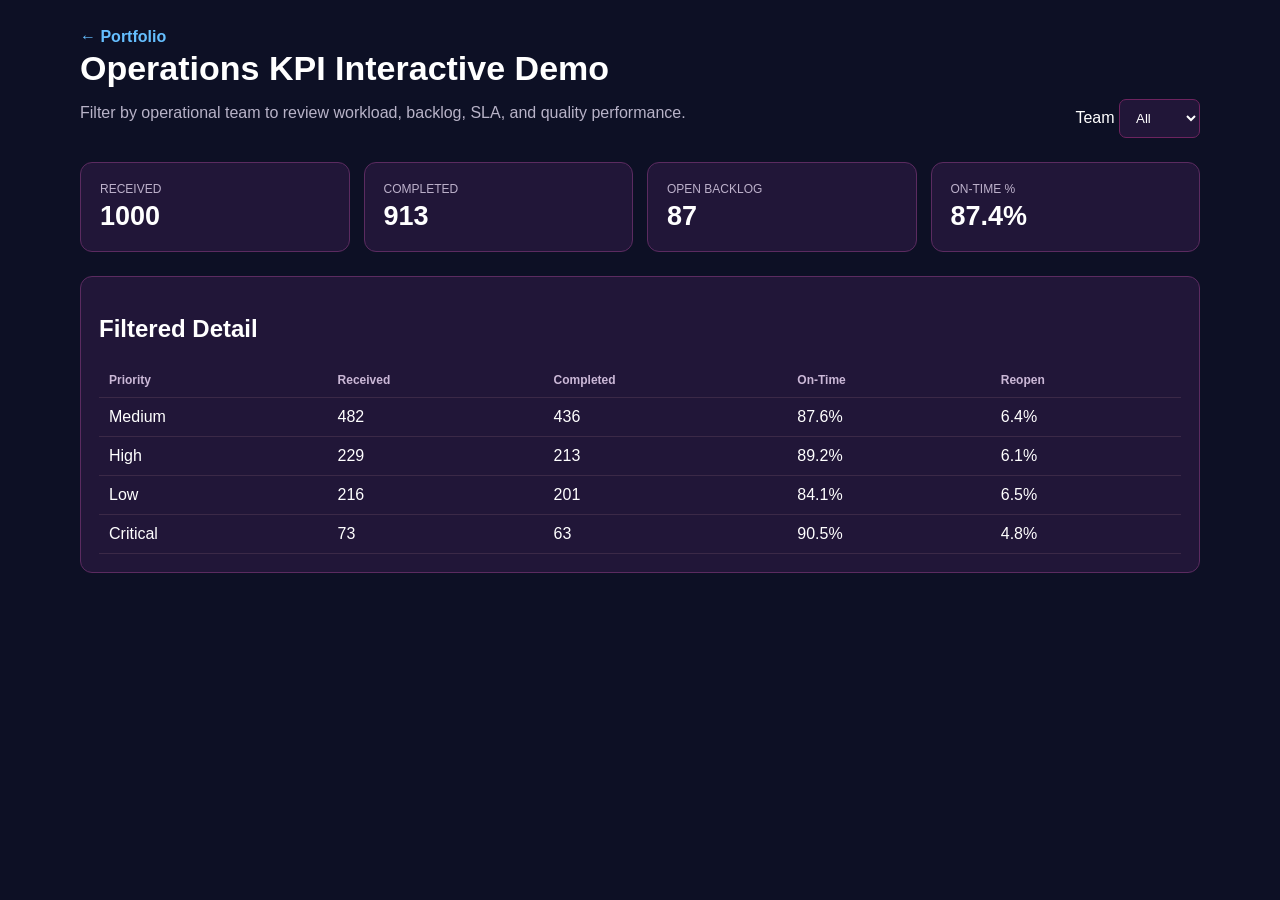
<file: projects/operations-kpi-dashboard/dashboard/interactive.html>
<!doctype html><html><head><meta charset="utf-8"><meta name="viewport" content="width=device-width,initial-scale=1"><title>Operations KPI Interactive Demo</title><style>
  body{font-family:Inter,Arial,sans-serif;background:#0d1025;color:#fff;margin:0;padding:28px}.wrap{max-width:1120px;margin:auto}.top{display:flex;justify-content:space-between;gap:20px;align-items:end;flex-wrap:wrap}h1{margin:.2rem 0;font-size:34px}p{color:#b8b3c8}.controls{display:flex;gap:12px;flex-wrap:wrap}.controls select{padding:10px 12px;background:#211638;color:#fff;border:1px solid #6d245f;border-radius:7px}.kpis{display:grid;grid-template-columns:repeat(4,1fr);gap:14px;margin:24px 0}.card{background:#211638;border:1px solid #5b2b60;border-radius:12px;padding:19px}.card span{display:block;color:#bdb1cb;font-size:12px}.big{font-size:27px;font-weight:800;margin-top:5px}.panel{background:#211638;border:1px solid #5b2b60;border-radius:12px;padding:18px;margin-top:18px}table{width:100%;border-collapse:collapse}th,td{text-align:left;padding:10px;border-bottom:1px solid #3b2947}th{color:#cbb8d7;font-size:12px}.back{color:#65bfff;text-decoration:none;font-weight:700}@media(max-width:760px){.kpis{grid-template-columns:1fr 1fr}}@media(max-width:480px){.kpis{grid-template-columns:1fr}}
  </style></head><body><div class="wrap"><a class="back" href="../../../index.html">← Portfolio</a><div class="top"><div><h1>Operations KPI Interactive Demo</h1><p>Filter by operational team to review workload, backlog, SLA, and quality performance.</p></div><div class="controls"><label>Team <select id="filter"><option>All</option></select></label></div></div><div class="kpis"><div class="card"><span id="l1"></span><div class="big" id="k1"></div></div><div class="card"><span id="l2"></span><div class="big" id="k2"></div></div><div class="card"><span id="l3"></span><div class="big" id="k3"></div></div><div class="card"><span id="l4"></span><div class="big" id="k4"></div></div></div><div class="panel"><h2>Filtered Detail</h2><table><thead><tr><th>Priority</th><th>Received</th><th>Completed</th><th>On-Time</th><th>Reopen</th></tr></thead><tbody id="tbl"></tbody></table></div></div><script>
async function main(){
 const txt=await fetch('../data/operational_tickets.csv').then(r=>r.text());const lines=txt.trim().split(/\r?\n/),h=lines[0].split(',');
 const d=lines.slice(1).map(l=>{let v=l.split(','),o={};h.forEach((x,i)=>o[x]=v[i]);o.reopened_flag=+o.reopened_flag;return o});
 const teams=[...new Set(d.map(x=>x.team))].sort(),s=document.getElementById('filter');teams.forEach(x=>s.insertAdjacentHTML('beforeend','<option>'+x+'</option>'));
 function render(){let f=s.value==='All'?d:d.filter(x=>x.team===s.value),c=f.filter(x=>x.status==='Completed'),op=f.filter(x=>x.status!=='Completed'),ot=c.filter(x=>x.completed_at<=x.due_at),rr=c.filter(x=>x.reopened_flag).length/(c.length||1);
 document.getElementById('l1').textContent='RECEIVED';document.getElementById('k1').textContent=f.length;
 document.getElementById('l2').textContent='COMPLETED';document.getElementById('k2').textContent=c.length;
 document.getElementById('l3').textContent='OPEN BACKLOG';document.getElementById('k3').textContent=op.length;
 document.getElementById('l4').textContent='ON-TIME %';document.getElementById('k4').textContent=(100*ot.length/(c.length||1)).toFixed(1)+'%';
 let p={};f.forEach(x=>{p[x.priority]??={n:0,c:0,ot:0,r:0};p[x.priority].n++;if(x.status==='Completed'){p[x.priority].c++;if(x.completed_at<=x.due_at)p[x.priority].ot++;if(x.reopened_flag)p[x.priority].r++}});
 document.getElementById('tbl').innerHTML=Object.entries(p).map(([k,v])=>'<tr><td>'+k+'</td><td>'+v.n+'</td><td>'+v.c+'</td><td>'+(100*v.ot/(v.c||1)).toFixed(1)+'%</td><td>'+(100*v.r/(v.c||1)).toFixed(1)+'%</td></tr>').join('')}
 s.onchange=render;render()
}main();</script></body></html>
</file>
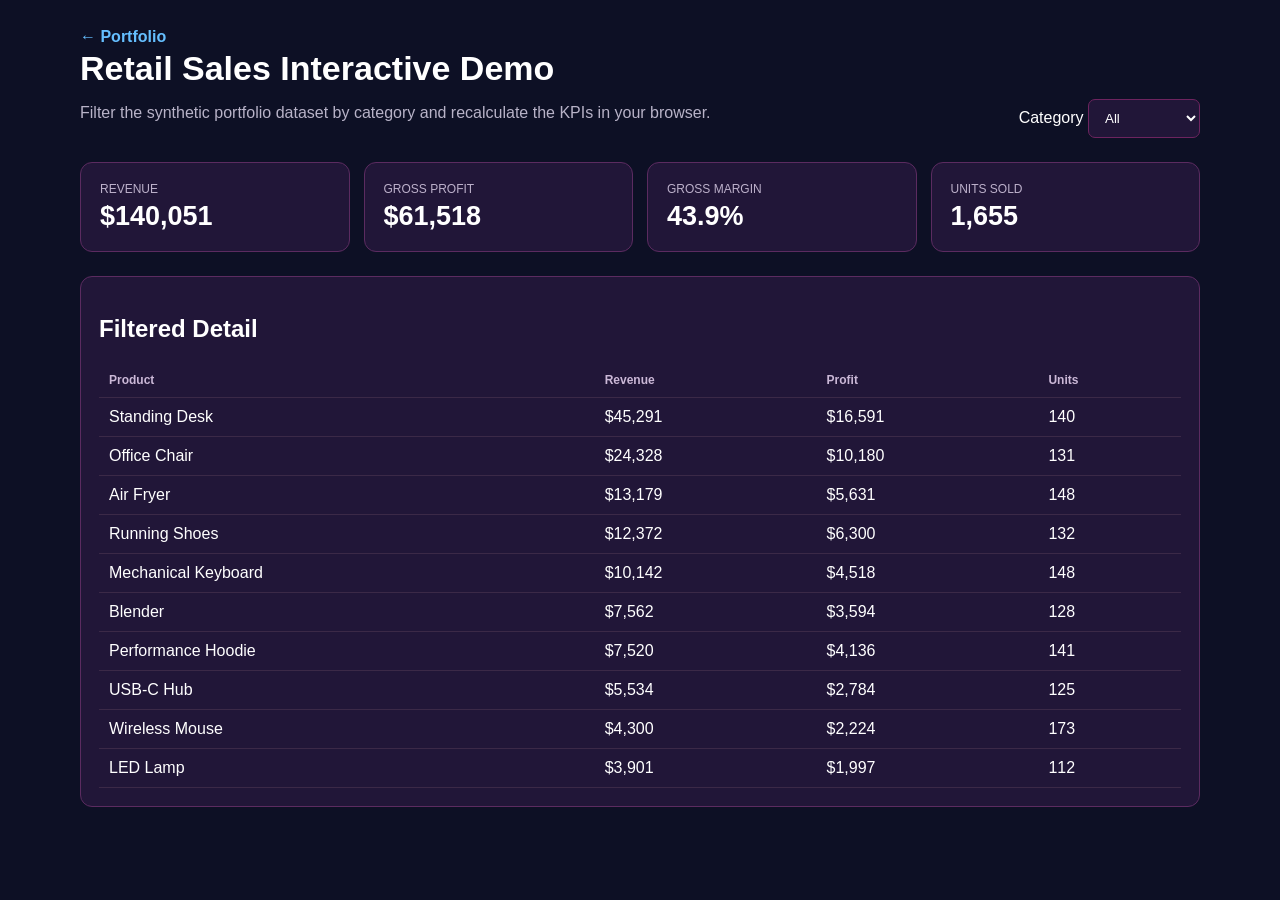
<file: projects/retail-sales-analysis/dashboard/interactive.html>
<!doctype html><html><head><meta charset="utf-8"><meta name="viewport" content="width=device-width,initial-scale=1"><title>Retail Sales Interactive Demo</title><style>
  body{font-family:Inter,Arial,sans-serif;background:#0d1025;color:#fff;margin:0;padding:28px}.wrap{max-width:1120px;margin:auto}.top{display:flex;justify-content:space-between;gap:20px;align-items:end;flex-wrap:wrap}h1{margin:.2rem 0;font-size:34px}p{color:#b8b3c8}.controls{display:flex;gap:12px;flex-wrap:wrap}.controls select{padding:10px 12px;background:#211638;color:#fff;border:1px solid #6d245f;border-radius:7px}.kpis{display:grid;grid-template-columns:repeat(4,1fr);gap:14px;margin:24px 0}.card{background:#211638;border:1px solid #5b2b60;border-radius:12px;padding:19px}.card span{display:block;color:#bdb1cb;font-size:12px}.big{font-size:27px;font-weight:800;margin-top:5px}.panel{background:#211638;border:1px solid #5b2b60;border-radius:12px;padding:18px;margin-top:18px}table{width:100%;border-collapse:collapse}th,td{text-align:left;padding:10px;border-bottom:1px solid #3b2947}th{color:#cbb8d7;font-size:12px}.back{color:#65bfff;text-decoration:none;font-weight:700}@media(max-width:760px){.kpis{grid-template-columns:1fr 1fr}}@media(max-width:480px){.kpis{grid-template-columns:1fr}}
  </style></head><body><div class="wrap"><a class="back" href="../../../index.html">← Portfolio</a><div class="top"><div><h1>Retail Sales Interactive Demo</h1><p>Filter the synthetic portfolio dataset by category and recalculate the KPIs in your browser.</p></div><div class="controls"><label>Category <select id="filter"><option>All</option></select></label></div></div><div class="kpis"><div class="card"><span id="l1"></span><div class="big" id="k1"></div></div><div class="card"><span id="l2"></span><div class="big" id="k2"></div></div><div class="card"><span id="l3"></span><div class="big" id="k3"></div></div><div class="card"><span id="l4"></span><div class="big" id="k4"></div></div></div><div class="panel"><h2>Filtered Detail</h2><table><thead><tr><th>Product</th><th>Revenue</th><th>Profit</th><th>Units</th></tr></thead><tbody id="tbl"></tbody></table></div></div><script>
async function main(){
 const txt=await fetch('../data/retail_sales.csv').then(r=>r.text());
 const lines=txt.trim().split(/\r?\n/),h=lines[0].split(',');
 const d=lines.slice(1).map(l=>{let v=l.split(','),o={};h.forEach((x,i)=>o[x]=v[i]);['quantity','unit_price','unit_cost','discount_pct'].forEach(k=>o[k]=+o[k]);return o});
 const cats=[...new Set(d.map(x=>x.category))].sort();const s=document.getElementById('filter');cats.forEach(x=>s.insertAdjacentHTML('beforeend','<option>'+x+'</option>'));
 const fm=n=>'$'+Math.round(n).toLocaleString();
 function render(){let f=s.value==='All'?d:d.filter(x=>x.category===s.value);let rev=0,prof=0,units=0,p={};f.forEach(x=>{let r=x.quantity*x.unit_price*(1-x.discount_pct),g=r-x.quantity*x.unit_cost;rev+=r;prof+=g;units+=x.quantity;p[x.product_name]??={rev:0,prof:0,units:0};p[x.product_name].rev+=r;p[x.product_name].prof+=g;p[x.product_name].units+=x.quantity});
 document.getElementById('l1').textContent='REVENUE';document.getElementById('k1').textContent=fm(rev);
 document.getElementById('l2').textContent='GROSS PROFIT';document.getElementById('k2').textContent=fm(prof);
 document.getElementById('l3').textContent='GROSS MARGIN';document.getElementById('k3').textContent=(100*prof/rev).toFixed(1)+'%';
 document.getElementById('l4').textContent='UNITS SOLD';document.getElementById('k4').textContent=units.toLocaleString();
 document.getElementById('tbl').innerHTML=Object.entries(p).sort((a,b)=>b[1].rev-a[1].rev).slice(0,10).map(([k,v])=>'<tr><td>'+k+'</td><td>'+fm(v.rev)+'</td><td>'+fm(v.prof)+'</td><td>'+v.units+'</td></tr>').join('')}
 s.onchange=render;render()
}main();</script></body></html>
</file>
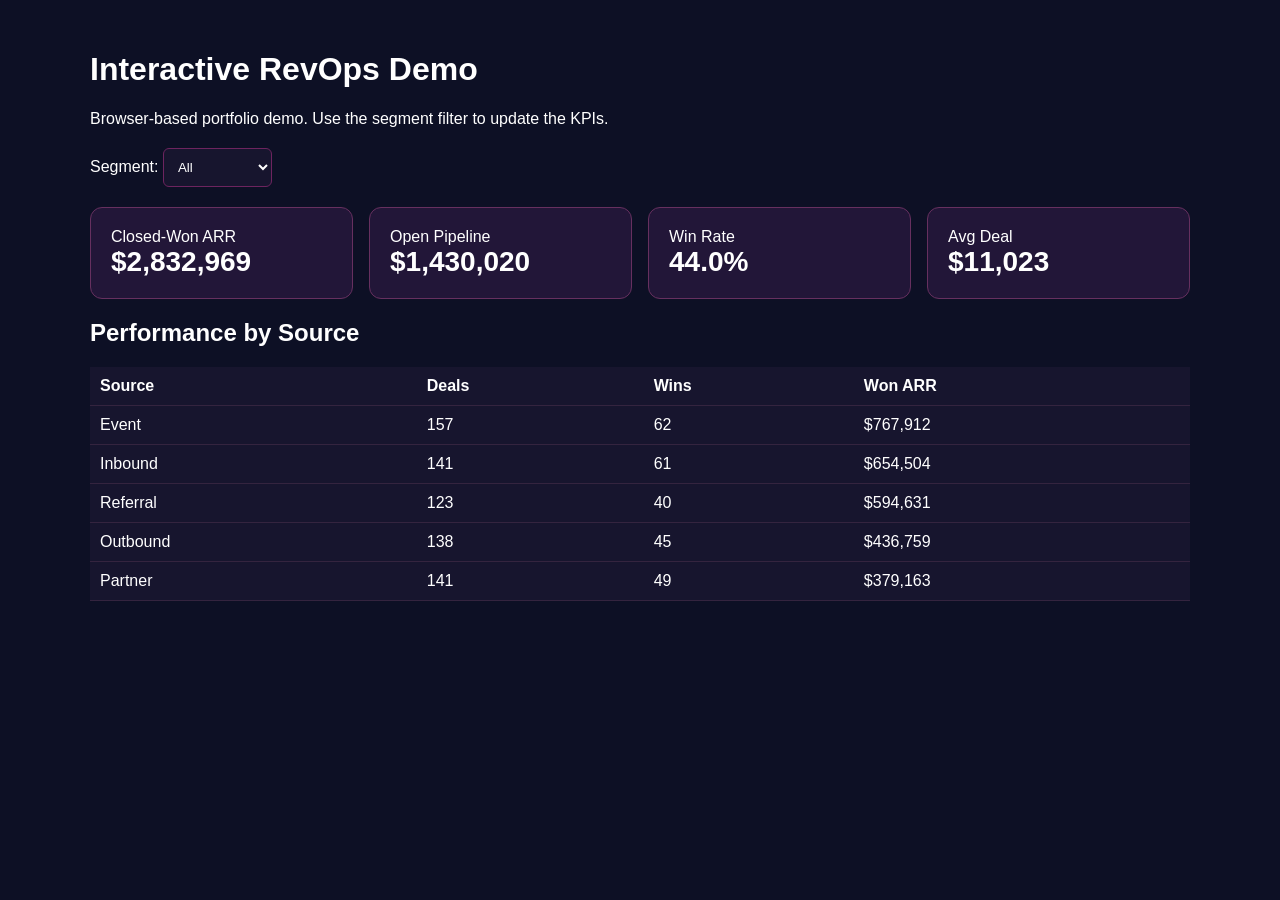
<file: projects/saas-revenue-revops/dashboard/interactive.html>
<!doctype html><html><head><meta charset="utf-8"><meta name="viewport" content="width=device-width,initial-scale=1"><title>RevOps Interactive Demo</title><style>body{font-family:Arial;background:#0d1025;color:white;margin:0;padding:30px}.wrap{max-width:1100px;margin:auto}.kpis{display:grid;grid-template-columns:repeat(4,1fr);gap:16px}.card{background:#221638;border:1px solid #66305f;border-radius:12px;padding:20px}.big{font-size:28px;font-weight:700}.controls{margin:20px 0}.controls select{padding:10px;background:#17152e;color:white;border:1px solid #6d245f;border-radius:6px}table{width:100%;border-collapse:collapse;background:#17152e}th,td{padding:10px;border-bottom:1px solid #34243f;text-align:left}@media(max-width:700px){.kpis{grid-template-columns:1fr 1fr}}</style></head><body><div class="wrap"><h1>Interactive RevOps Demo</h1><p>Browser-based portfolio demo. Use the segment filter to update the KPIs.</p><div class="controls"><label>Segment: <select id="seg"><option>All</option><option>SMB</option><option>Mid-Market</option><option>Enterprise</option></select></label></div><div class="kpis"><div class="card"><div>Closed-Won ARR</div><div class="big" id="arr"></div></div><div class="card"><div>Open Pipeline</div><div class="big" id="pipe"></div></div><div class="card"><div>Win Rate</div><div class="big" id="win"></div></div><div class="card"><div>Avg Deal</div><div class="big" id="avg"></div></div></div><h2>Performance by Source</h2><table><thead><tr><th>Source</th><th>Deals</th><th>Wins</th><th>Won ARR</th></tr></thead><tbody id="tbl"></tbody></table></div><script>async function go(){const t=await fetch('../data/revops_deals.csv').then(r=>r.text());const lines=t.trim().split(/\n/);const h=lines[0].split(',');const data=lines.slice(1).map(l=>{const v=l.split(',');let o={};h.forEach((x,i)=>o[x]=v[i]);o.arr_value=+o.arr_value;return o});function render(){let s=document.getElementById('seg').value;let d=s==='All'?data:data.filter(x=>x.segment===s);let w=d.filter(x=>x.stage==='Closed Won'), l=d.filter(x=>x.stage==='Closed Lost'), op=d.filter(x=>x.stage==='Open');let arr=w.reduce((a,x)=>a+x.arr_value,0),pipe=op.reduce((a,x)=>a+x.arr_value,0),wr=w.length/(w.length+l.length||1),avg=arr/(w.length||1);const fm=n=>'$'+Math.round(n).toLocaleString();arrEl=document.getElementById('arr');arrEl.textContent=fm(arr);document.getElementById('pipe').textContent=fm(pipe);document.getElementById('win').textContent=(wr*100).toFixed(1)+'%';document.getElementById('avg').textContent=fm(avg);let src={};d.forEach(x=>{src[x.source]??={deals:0,wins:0,arr:0};src[x.source].deals++;if(x.stage==='Closed Won'){src[x.source].wins++;src[x.source].arr+=x.arr_value}});document.getElementById('tbl').innerHTML=Object.entries(src).sort((a,b)=>b[1].arr-a[1].arr).map(([k,v])=>'<tr><td>'+k+'</td><td>'+v.deals+'</td><td>'+v.wins+'</td><td>'+fm(v.arr)+'</td></tr>').join('')}document.getElementById('seg').onchange=render;render()}go();</script></body></html>
</file>
<file: style.css>
:root{--bg:#08111f;--panel:#0f1c2e;--panel2:#13243a;--text:#edf4fb;--muted:#9db0c4;--accent:#55b7ff;--accent2:#8b5cf6;--line:#20364f;--white:#fff;--light:#f5f8fb;--dark:#12243a}*{box-sizing:border-box}html{scroll-behavior:smooth}body{margin:0;font-family:Inter,ui-sans-serif,system-ui,-apple-system,BlinkMacSystemFont,"Segoe UI",sans-serif;color:#172331;background:#fff;line-height:1.6}.container{width:min(1180px,91%);margin:auto}.nav{position:sticky;top:0;z-index:50;background:rgba(8,17,31,.93);backdrop-filter:blur(14px);border-bottom:1px solid rgba(255,255,255,.08)}.nav-inner{display:flex;justify-content:space-between;align-items:center;height:70px}.brand{font-size:1.45rem;font-weight:900;color:#fff;text-decoration:none}.brand span{color:var(--accent)}.nav-links{display:flex;gap:28px}.nav-links a{color:#c7d6e5;text-decoration:none;font-size:.92rem;font-weight:650}.nav-links a:hover{color:#fff}.hero{background:radial-gradient(circle at 80% 10%,rgba(85,183,255,.18),transparent 25%),radial-gradient(circle at 60% 80%,rgba(139,92,246,.16),transparent 30%),var(--bg);color:#fff;padding:100px 0 88px}.hero-grid{display:grid;grid-template-columns:1.3fr .85fr;gap:70px;align-items:center}.eyebrow{letter-spacing:.14em;font-size:.78rem;font-weight:800;color:#6fc6ff}.hero h1{font-size:clamp(3rem,6.5vw,5.6rem);line-height:.98;letter-spacing:-.045em;margin:.18em 0}.hero h1 span{background:linear-gradient(90deg,#6dc7ff,#a78bfa);-webkit-background-clip:text;color:transparent}.intro{font-size:1.14rem;color:#bfd0df;max-width:800px}.actions,.contact-actions{display:flex;gap:12px;flex-wrap:wrap;margin-top:28px}.btn{display:inline-flex;align-items:center;justify-content:center;padding:12px 18px;border-radius:9px;font-weight:800;text-decoration:none;transition:.2s}.primary{background:#fff;color:#0c1d2e}.secondary{background:#16314b;color:#fff;border:1px solid #315473}.ghost{color:#cce3f5;border:1px solid #315473}.btn:hover{transform:translateY(-2px)}.hero-proof{display:grid;grid-template-columns:repeat(3,1fr);gap:12px;margin-top:38px}.hero-proof div{border-top:1px solid #29425b;padding-top:15px}.hero-proof strong,.hero-proof span{display:block}.hero-proof span{font-size:.8rem;color:#839bb0;margin-top:4px}.hero-panel{background:#0c1727;border:1px solid #233a52;border-radius:18px;box-shadow:0 26px 70px rgba(0,0,0,.35);overflow:hidden}.terminal-head{padding:14px 16px;border-bottom:1px solid #21354b}.terminal-head span{display:inline-block;width:10px;height:10px;border-radius:50%;background:#42566a;margin-right:6px}.hero-panel pre{margin:0;padding:34px 26px;color:#9dd7ff;overflow:auto;min-height:220px}.hero-panel code{font:500 .91rem/1.8 "SFMono-Regular",Consolas,monospace}.hero-stack{display:flex;gap:8px;flex-wrap:wrap;padding:0 24px 25px}.hero-stack span,.tags span{font-size:.72rem;font-weight:800;border:1px solid #2b4761;border-radius:999px;padding:6px 9px;color:#c4d9ea}.section{padding:88px 0}.section.alt{background:var(--light)}.section-heading{max-width:850px;margin-bottom:38px}.section-heading>p:first-child{font-size:.76rem;letter-spacing:.13em;font-weight:850;color:#2879ad;margin:0 0 8px}.section-heading h2{font-size:clamp(2rem,4vw,3.2rem);line-height:1.08;margin:0;color:#12243a;letter-spacing:-.03em}.section-copy{color:#647487;max-width:760px}.deliver-grid{display:grid;grid-template-columns:repeat(3,1fr);gap:18px}.deliver-grid article,.experience-grid article{border:1px solid #e1e8ef;border-radius:14px;padding:24px;background:#fff;box-shadow:0 10px 30px rgba(24,53,78,.05)}.deliver-grid article span{font-size:.75rem;color:#2a88bf;font-weight:900}.deliver-grid h3,.experience-grid h3{margin:.35rem 0 .45rem;font-size:1.16rem;color:#17334c}.deliver-grid p,.experience-grid p{margin:0;color:#687787;font-size:.94rem}.skill-cloud{display:flex;flex-wrap:wrap;gap:11px}.skill-cloud span{padding:10px 14px;border-radius:9px;background:#fff;border:1px solid #dce5ec;font-weight:750;color:#30465a;box-shadow:0 5px 18px rgba(25,54,77,.04)}.project-grid{display:grid;grid-template-columns:repeat(2,1fr);gap:26px}.project-card{border:1px solid #dce5ec;border-radius:17px;overflow:hidden;background:#fff;box-shadow:0 16px 42px rgba(19,45,66,.08)}.project-card.featured{grid-column:1/-1;display:grid;grid-template-columns:1.05fr .95fr}.project-card.featured .thumb{min-height:100%}.thumb{display:block;background:#0d1025;overflow:hidden}.thumb img{display:block;width:100%;aspect-ratio:16/10;object-fit:cover;transition:.25s}.thumb:hover img{transform:scale(1.015)}.project-body{padding:24px}.tags{display:flex;gap:7px;flex-wrap:wrap;margin-bottom:13px}.tags span{color:#2d658c;border-color:#cfe0ec;background:#f4f9fc}.project-body h3{font-size:1.42rem;color:#142f47;margin:.2rem 0 12px}.project-body p{font-size:.92rem;color:#657484;margin:.6rem 0}.project-body strong{color:#2a3d4f}.project-actions{display:flex;gap:18px;margin-top:18px}.project-actions a,.text-link{font-weight:850;color:#126ca4;text-decoration:none}.bi-note{margin-top:26px;padding:18px 20px;border-radius:12px;background:#edf7fd;border:1px solid #cce8f8;color:#3b5a6f}.experience-grid{display:grid;grid-template-columns:repeat(3,1fr);gap:20px}.experience-grid article>span{font-size:.75rem;font-weight:850;color:#2879ad}.text-link{display:inline-block;margin-top:24px}.contact{background:#08111f;color:#fff}.contact-box{display:grid;grid-template-columns:1.4fr .8fr;gap:50px;align-items:center}.contact h2{font-size:clamp(2rem,4vw,3.3rem);line-height:1.07;margin:.25rem 0}.contact p{color:#aebfd0}.contact-actions{justify-content:flex-end}.footer-inner{display:flex;justify-content:space-between;gap:20px;padding:24px 0;color:#8a9daf;font-size:.86rem}footer{background:#060d17;border-top:1px solid #17283a}@media(max-width:900px){.hero-grid,.contact-box{grid-template-columns:1fr}.deliver-grid,.experience-grid{grid-template-columns:1fr 1fr}.project-card.featured{display:block}.contact-actions{justify-content:flex-start}.hero-panel{max-width:650px}.project-grid{grid-template-columns:1fr}.hero-proof{grid-template-columns:1fr 1fr 1fr}}@media(max-width:650px){.nav-links{display:none}.hero{padding:70px 0}.hero-proof,.deliver-grid,.experience-grid{grid-template-columns:1fr}.section{padding:65px 0}.footer-inner{flex-direction:column}.project-actions{flex-direction:column;gap:9px}.project-card.featured{grid-column:auto}}
</file>
